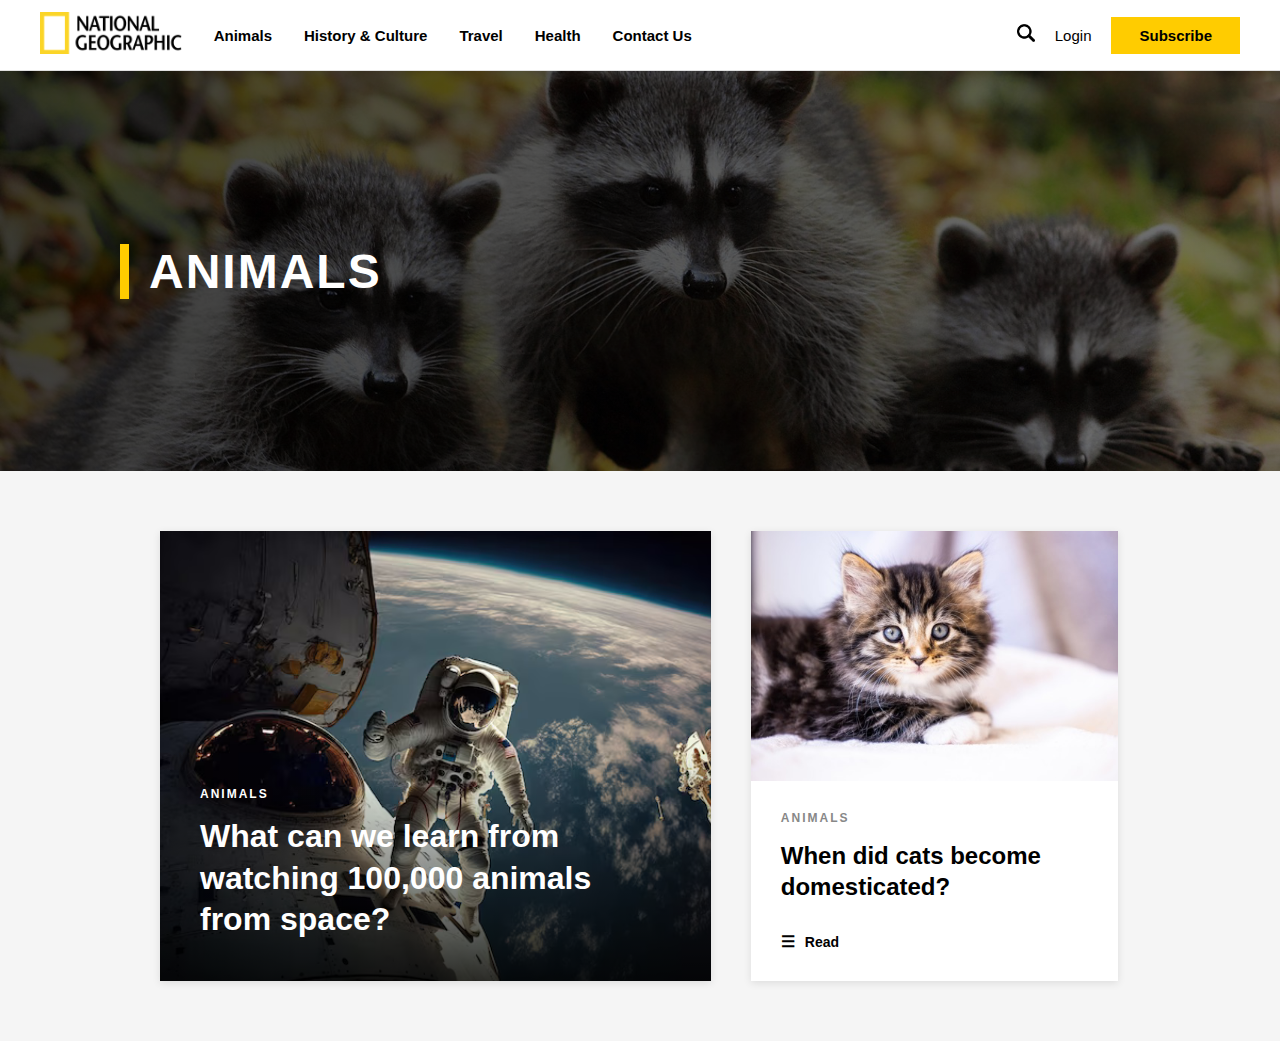
<file: animals.html>
<!DOCTYPE html>
<html lang="en">
<head>
    <meta charset="UTF-8">
    <meta name="viewport" content="width=device-width, initial-scale=1.0">
    <title>Animals - National Geographic</title>
    <link rel="stylesheet" href="css/animals.css">
</head>
<body>
    <header>
        <div class="header-left">
            <input type="checkbox" id="menu-toggle">
            <label for="menu-toggle" class="menu-toggle-label">
                <span></span>
                <span></span>
                <span></span>
            </label>

            <div class="logo-container">
                <div class="logo">
                    <a href=""><img src="./images/National-Geographic-Logo.svg.png" alt="National Geographic"></a>
                </div>
            </div>
            
            <nav id="mainNav">
                <a href="#animals">Animals</a>
                <a href="#history">History & Culture</a>
                <a href="#travel">Travel</a>
                <a href="#health">Health</a>
                <a href="#contact">Contact Us</a>
            </nav>
        </div>
        
        <div class="header-right">
            <a href=""><img class="search-icon" src="./icons/search icon.png" alt=""></a>
            <a class="login-btn">Login</a>
            <a class="subscribe-btn">Subscribe</a>
        </div>
    </header>

    <section class="hero">
        <img src="./images/racoob.jpg" alt="Travel Background" class="hero-background-img">
        <div class="hero-content">
            <h1 class="hero-title">ANIMALS</h1>
        </div>
    </section>

    <main class="content">
        <article class="article-card large">
            <img src="images/astronot in spaceship.png" alt="Astronaut in space" class="article-image">
            <div class="article-overlay">
                <div class="article-category">ANIMALS</div>
                <h2 class="article-title">What can we learn from watching 100,000 animals from space?</h2>
            </div>
        </article>

        <article class="article-card small">
            <img src="./images/cat.jpg" alt="Cute kitten" class="small-image">
            <div class="small-content">
                <div class="article-category">ANIMALS</div>
                <h2 class="article-title">When did cats become domesticated?</h2>
                <a href="#" class="read-link">Read</a>
            </div>
        </article>
    </main>
</body>
</html>
</file>
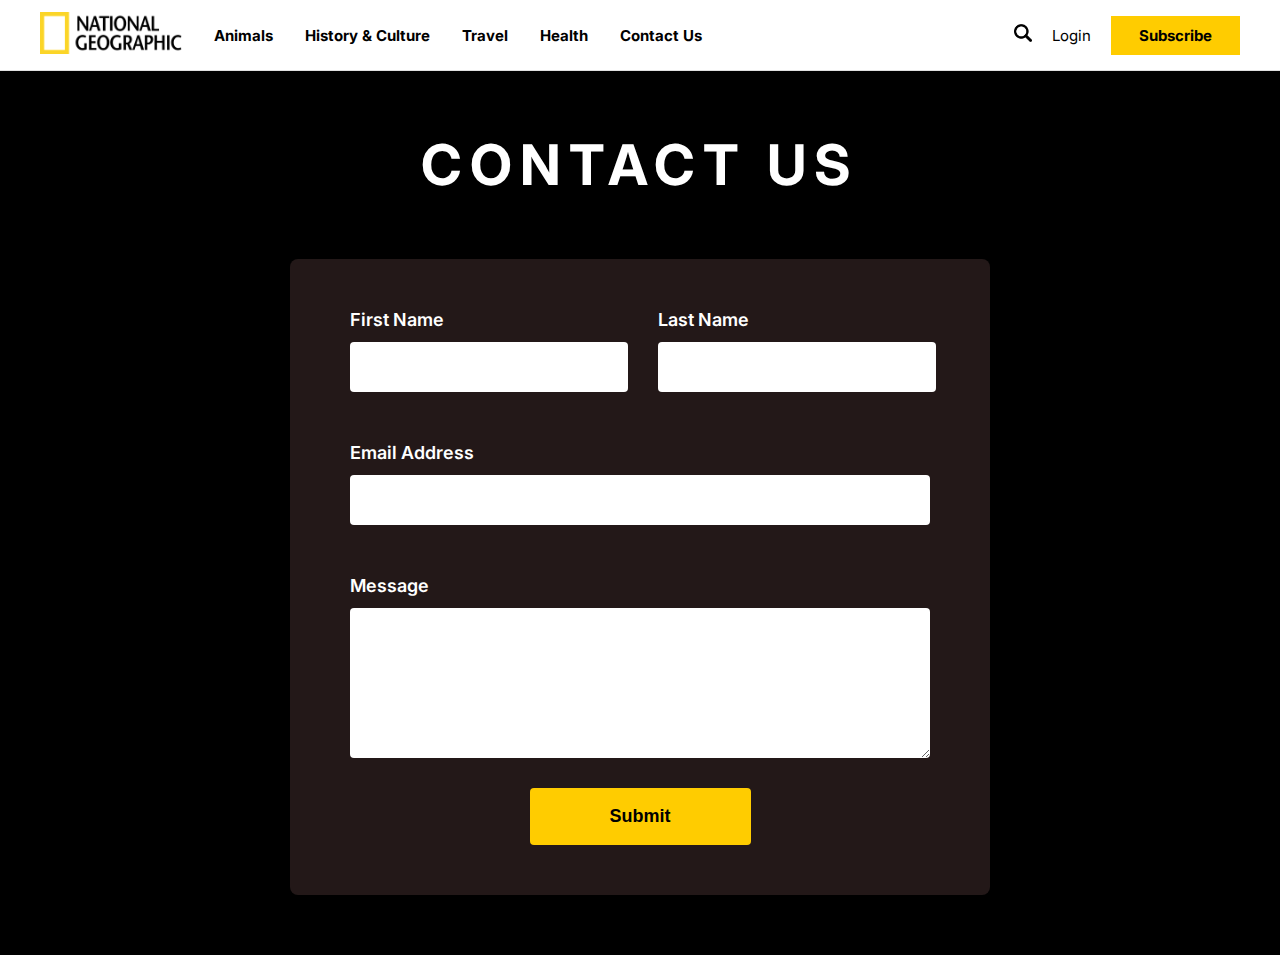
<file: contactUs.html>
<!DOCTYPE html>
<html lang="en">
<head>
    <meta charset="UTF-8">
    <meta name="viewport" content="width=device-width, initial-scale=1.0">
    <title>Contact Us - National Geographic</title>
    <link rel="preconnect" href="https://fonts.googleapis.com">
    <link rel="preconnect" href="https://fonts.gstatic.com" crossorigin>
    <link href="https://fonts.googleapis.com/css2?family=Inter:ital,opsz,wght@0,14..32,100..900;1,14..32,100..900&display=swap" rel="stylesheet">
    <link rel="stylesheet" href="css/contactUs.css">
</head>
<body>
    <header>
        <div class="header-left">
            <input type="checkbox" id="menu-toggle">
            <label for="menu-toggle" class="menu-toggle-label">
                <span></span>
                <span></span>
                <span></span>
            </label>

            <div class="logo-container">
                <div class="logo">
                    <a href="index.html"><img src="./images/National-Geographic-Logo.svg.png" alt="National Geographic"></a>
                </div>
            </div>
            
            <nav id="mainNav">
                <a href="animals.html">Animals</a>
                <a href="history.html">History & Culture</a>
                <a href="travel.html">Travel</a>
                <a href="health.html">Health</a>
                <a href="contact.html">Contact Us</a>
            </nav>
        </div>
        
        <div class="header-right">
            <a href="#search"><img class="search-icon" src="./icons/search icon.png" alt="Search"></a>
            <a href="#login" class="login-btn">Login</a>
            <a href="#subscribe" class="subscribe-btn">Subscribe</a>
        </div>
    </header>

    <section class="contact-section">
        <h1 class="contact-title">CONTACT US</h1>
        
        <div class="contact-form-container">
            <form>
                <div class="form-row">
                    <div class="form-group">
                        <label for="firstName">First Name</label>
                        <input type="text" id="firstName" name="firstName" required>
                    </div>
                    
                    <div class="form-group">
                        <label for="lastName">Last Name</label>
                        <input type="text" id="lastName" name="lastName" required>
                    </div>
                </div>
                <br>
                <div class="form-group full-width">
                    <label for="email">Email Address</label>
                    <input type="email" id="email" name="email" required>
                </div>
                <br>
                <div class="form-group full-width">
                    <label for="message">Message</label>
                    <textarea id="message" name="message" required></textarea>
                </div>

                <div class="submit-btn-container">
                    <button type="submit" class="submit-btn">Submit</button>
                </div>
            </form>
        </div>
    </section>
</body>
</html>
</file>
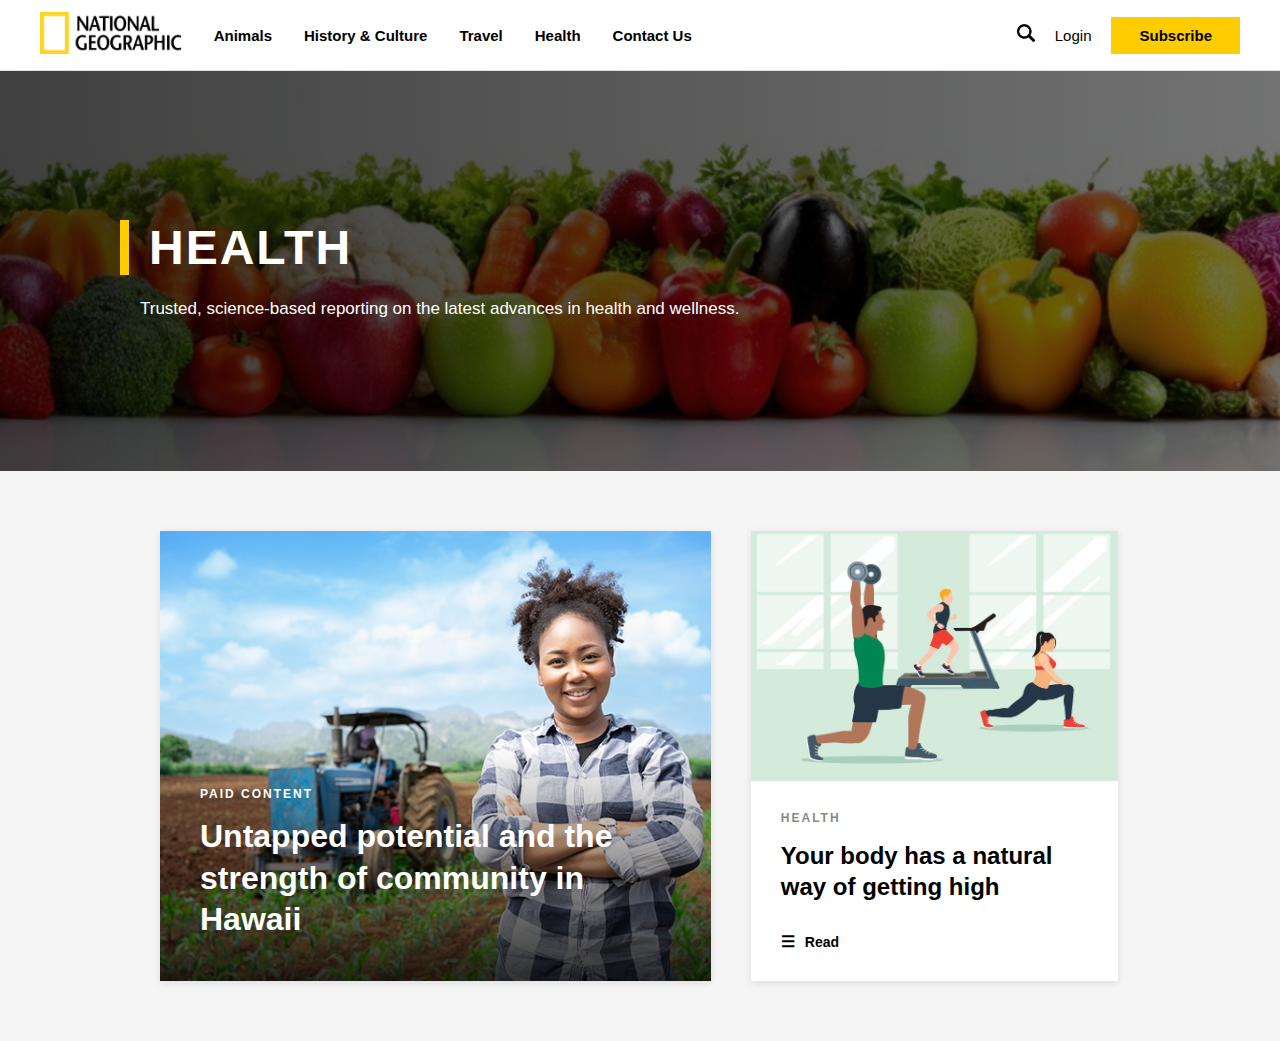
<file: health.html>
<!DOCTYPE html>
<html lang="en">
<head>
    <meta charset="UTF-8">
    <meta name="viewport" content="width=device-width, initial-scale=1.0">
    <title>Health - National Geographic</title>
    <link rel="stylesheet" href="css/health.css">
</head>
<body>
    <header>
        <div class="header-left">
            <input type="checkbox" id="menu-toggle">
            <label for="menu-toggle" class="menu-toggle-label">
                <span></span>
                <span></span>
                <span></span>
            </label>

            <div class="logo-container">
                <div class="logo">
                    <a href="index.html"><img src="./images/National-Geographic-Logo.svg.png" alt="National Geographic"></a>
                </div>
            </div>
            
            <nav id="mainNav">
                <a href="animals.html">Animals</a>
                <a href="history.html">History & Culture</a>
                <a href="travel.html">Travel</a>
                <a href="health.html">Health</a>
                <a href="#contact">Contact Us</a>
            </nav>
        </div>
        
        <div class="header-right">
            <a href="#search"><img class="search-icon" src="./icons/search icon.png" alt="Search"></a>
            <a href="#login" class="login-btn">Login</a>
            <a href="#subscribe" class="subscribe-btn">Subscribe</a>
        </div>
    </header>

    <section class="hero">
        <img src="./images/vegetable.jpg" alt="Health Background" class="hero-background-img">
        <div class="hero-content">
            <h1 class="hero-title">HEALTH</h1>
            <p class="hero-paragraph">Trusted, science-based reporting on the latest advances in health and wellness.</p>
        </div>
    </section>

    <main class="content">
        <article class="article-card large">
            <img src="images/farmemr.jpg" alt="Farmer in Hawaii" class="article-image">
            <div class="article-overlay">
                <div class="article-category">PAID CONTENT</div>
                <h2 class="article-title">Untapped potential and the strength of community in Hawaii</h2>
            </div>
        </article>

        <article class="article-card small">
            <img src="./images/exercise.jpg" alt="Exercise" class="small-image">
            <div class="small-content">
                <div class="article-category">HEALTH</div>
                <h2 class="article-title">Your body has a natural way of getting high</h2>
                <a href="#" class="read-link">Read</a>
            </div>
        </article>
    </main>
</body>
</html>
</file>
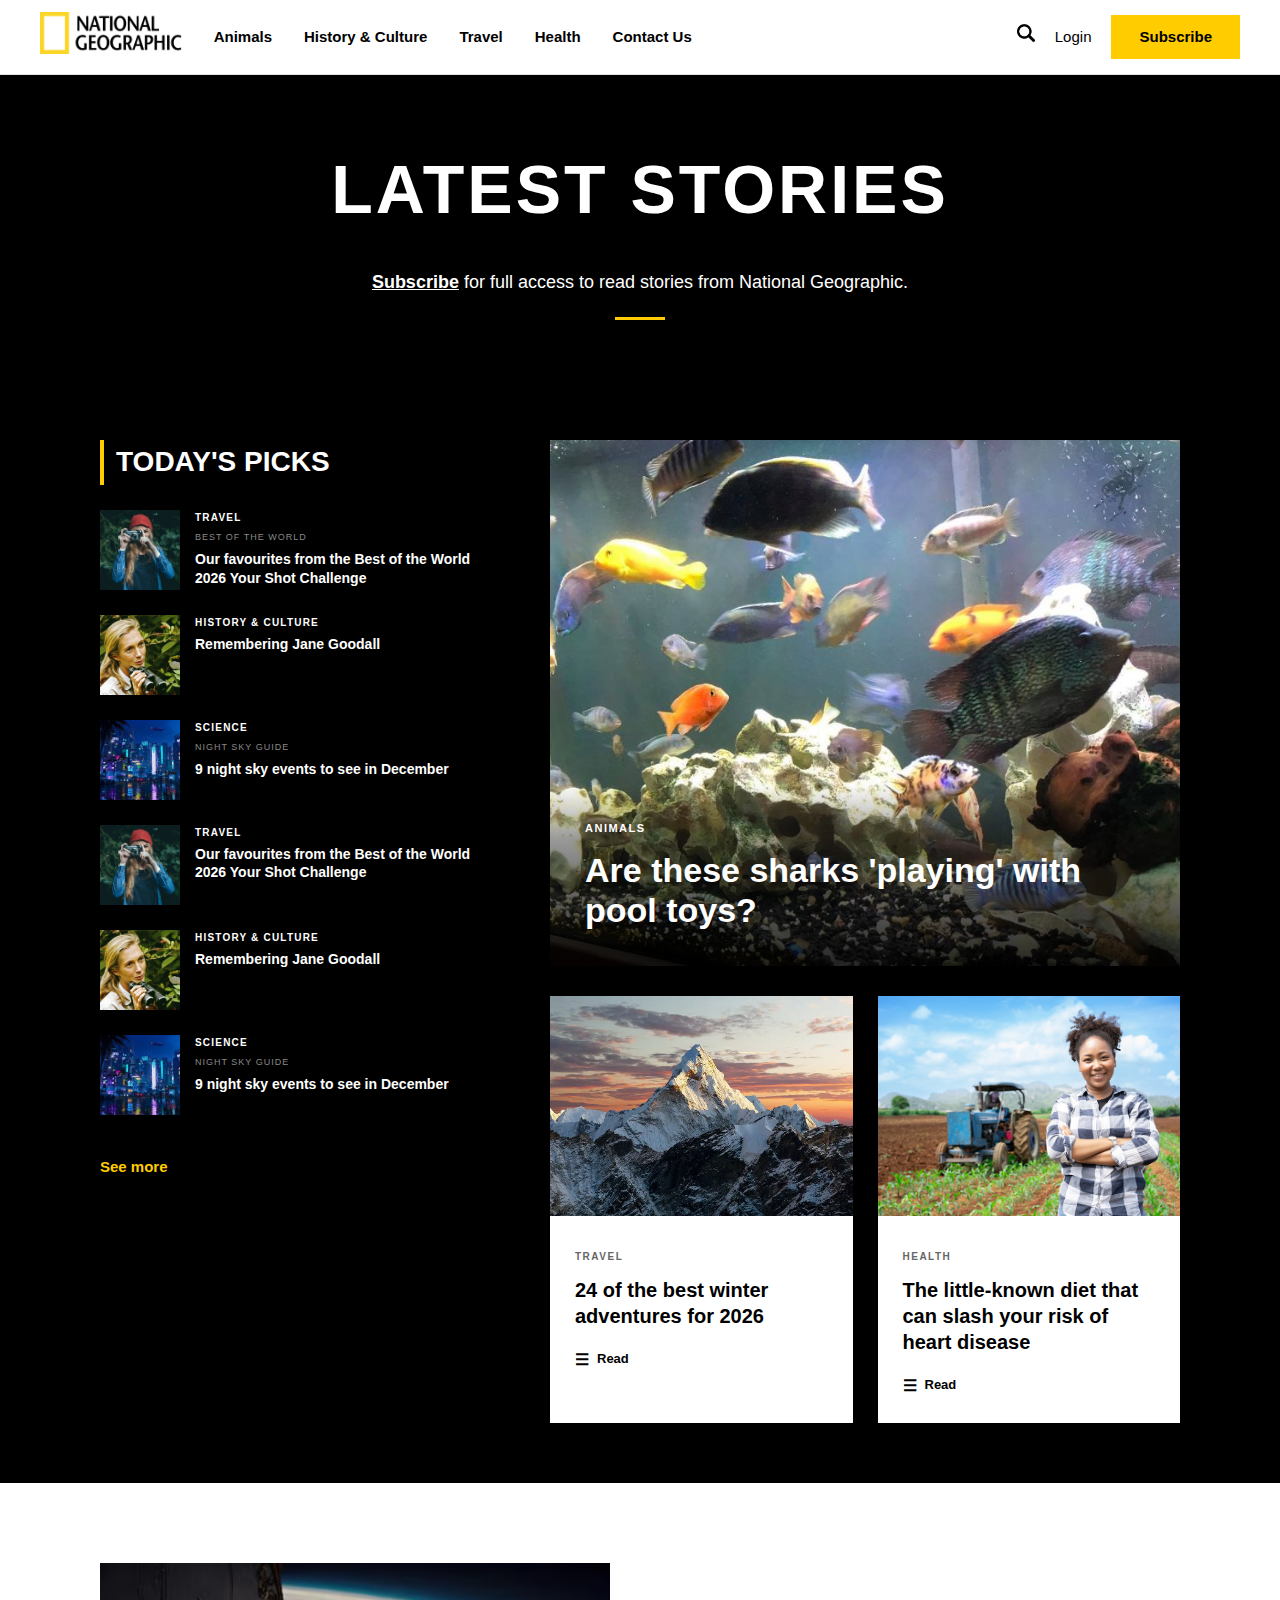
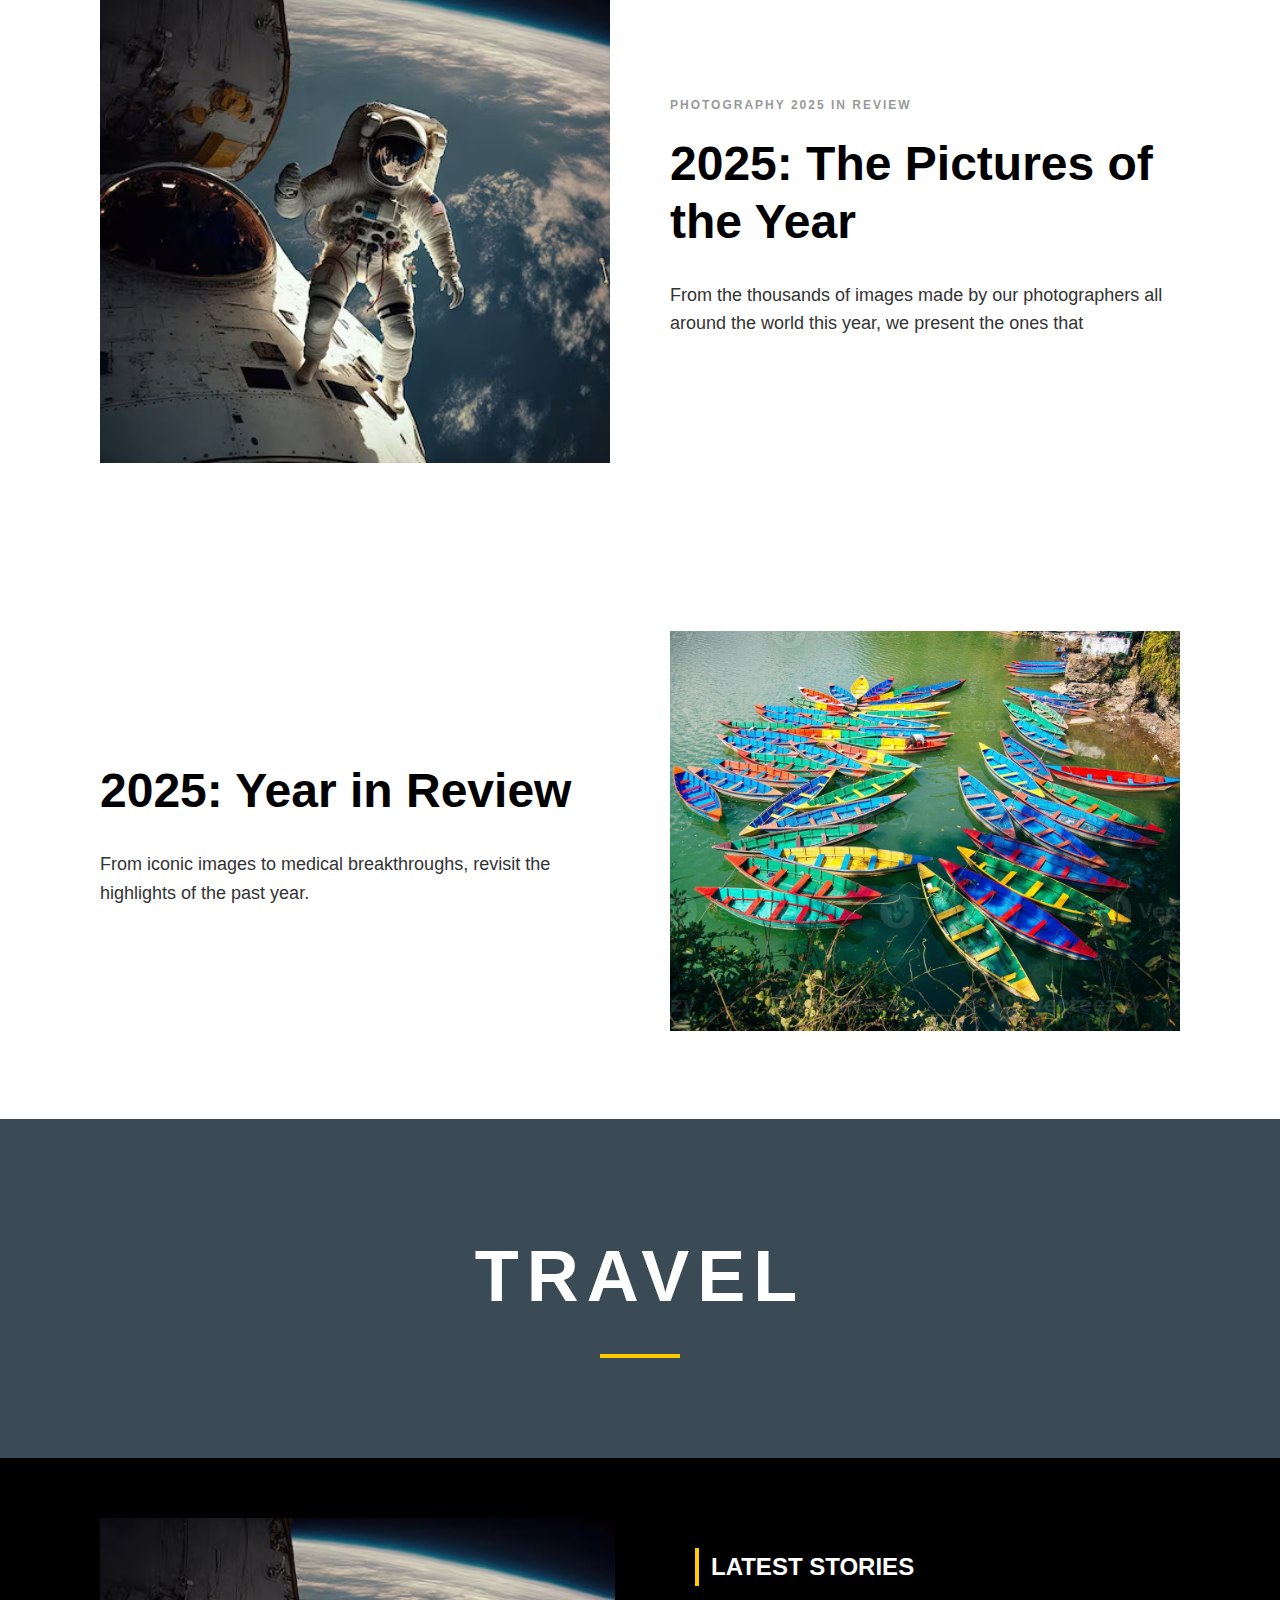
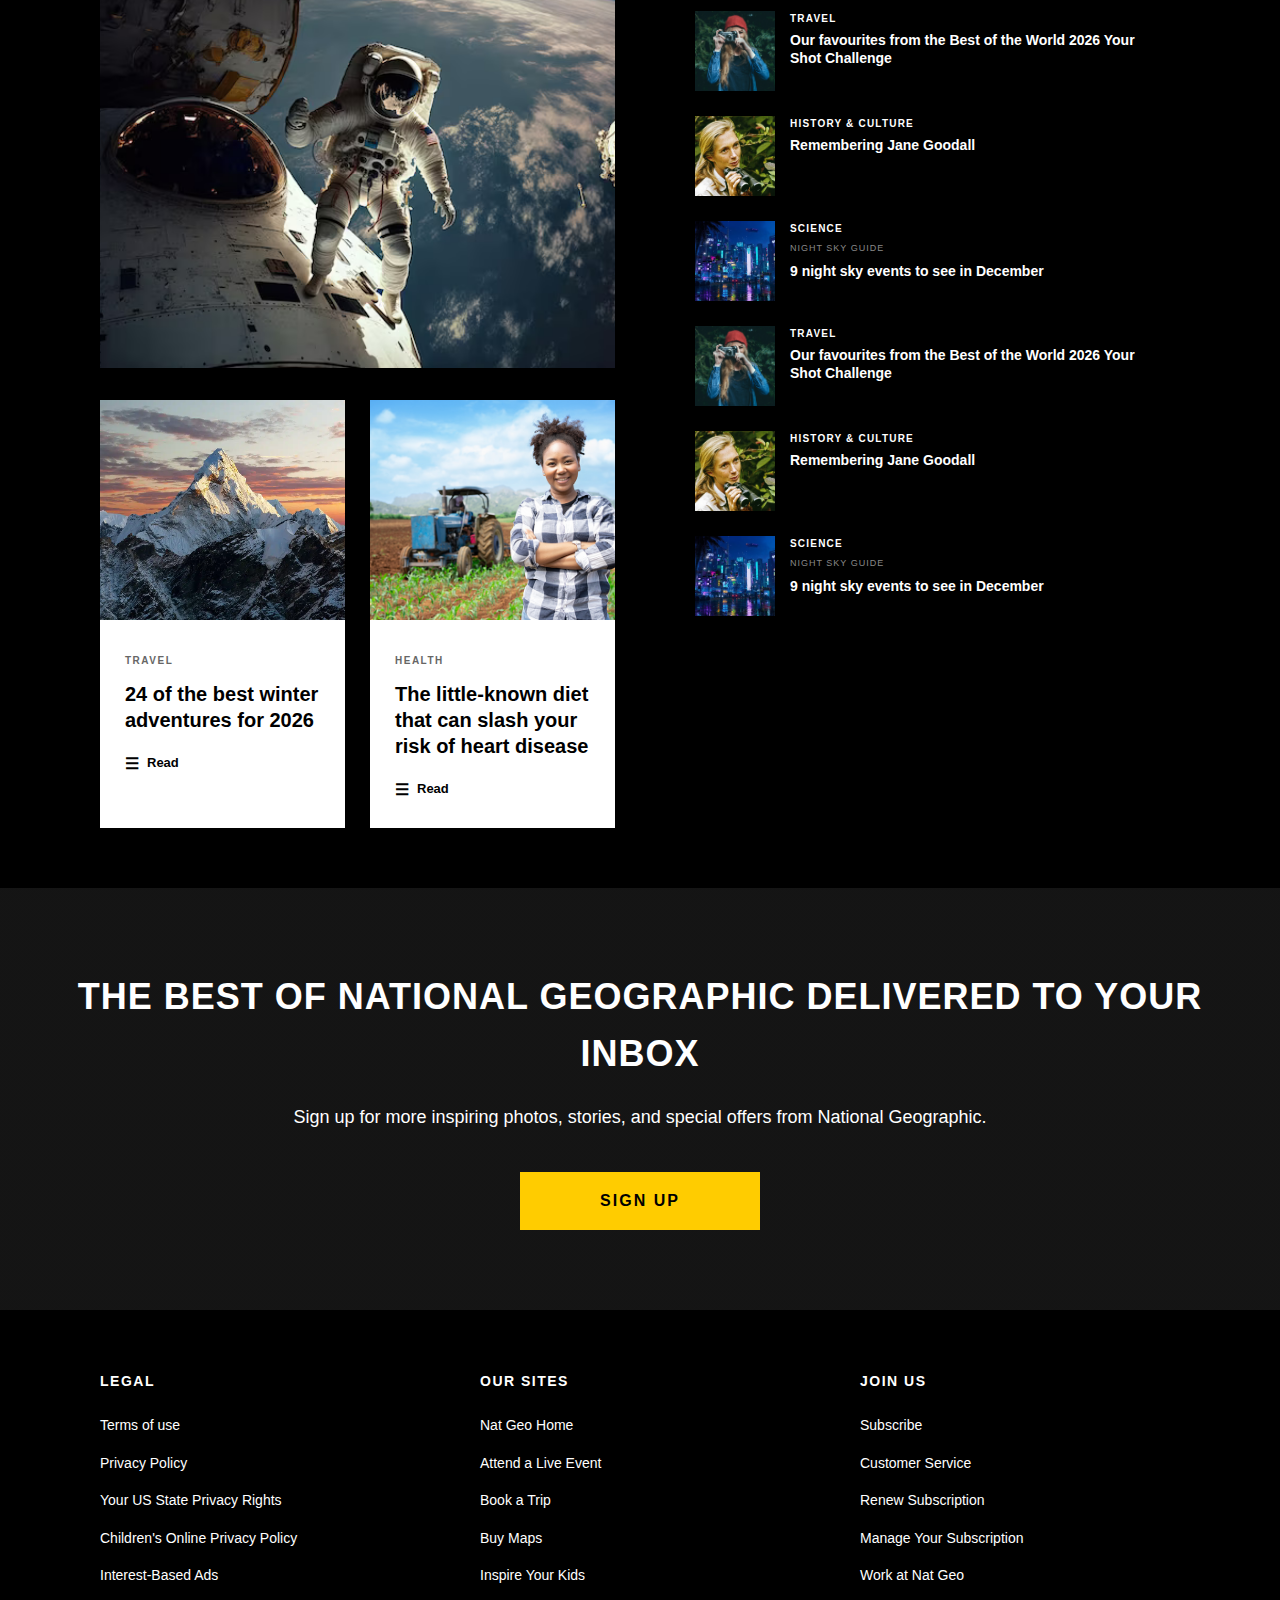
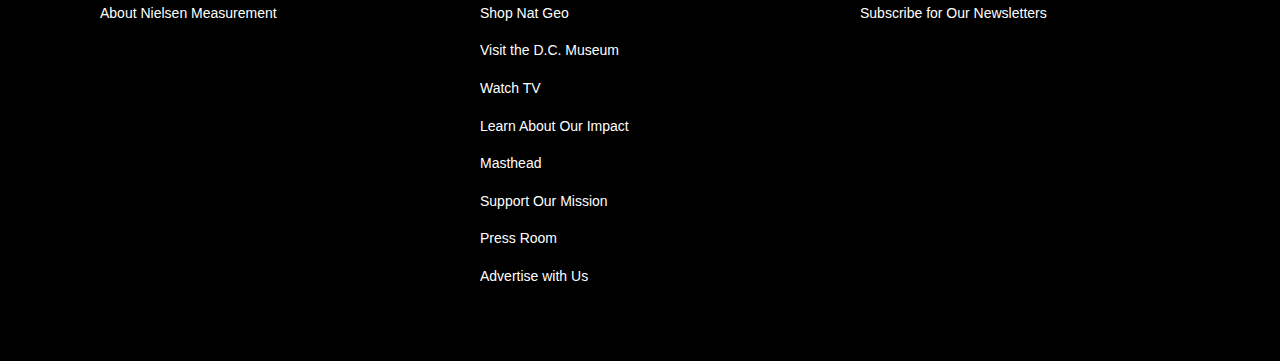
<file: home.html>
<!DOCTYPE html>
<html lang="en">
<head>
    <meta charset="UTF-8">
    <meta name="viewport" content="width=device-width, initial-scale=1.0">
    <title>National Geographic - Latest Stories</title>
    <link rel="stylesheet" href="css/home.css">
</head>
<body>
    <header>
        <div class="header-left">
            <input type="checkbox" id="menu-toggle">
            <label for="menu-toggle" class="menu-toggle-label">
                <span></span>
                <span></span>
                <span></span>
            </label>
            
            <div class="logo-container">
                <div class="logo">
                    <a href=""><img src="./images/National-Geographic-Logo.svg.png" alt="National Geographic"></a>
                </div>
            </div>
            
            <nav id="mainNav">
                <a href="#animals">Animals</a>
                <a href="#history">History & Culture</a>
                <a href="#travel">Travel</a>
                <a href="#health">Health</a>
                <a href="#contact">Contact Us</a>
            </nav>
        </div>
        
        <div class="header-right">
            <a href=""><img class="search-icon" src="./icons/search icon.png" alt=""></a>
            <a class="login-btn">Login</a>
            <a class="subscribe-btn">Subscribe</a>
        </div>
    </header>


    <section class="hero">
        <div class="content-wrapper">
            <h1>LATEST STORIES</h1>
            <p><a href="#">Subscribe</a> for full access to read stories from National Geographic.</p>
            <div class="hero-underline"></div>
        </div>
    </section>

    <section class="main-content">
        <div class="content-wrapper">
            <div class="main-content-grid">
               
                <div class="todays-picks">
                    <h2>TODAY'S PICKS</h2>
                    
                    <div class="pick-item">
                        <img src="./images/girlHoldingCamera.webp" alt="Travel">
                        <div class="pick-content">
                            <div class="pick-category">Travel</div>
                            <div class="pick-subtitle">BEST OF THE WORLD</div>
                            <div class="pick-title">Our favourites from the Best of the World 2026 Your Shot Challenge</div>
                        </div>
                    </div>

                    <div class="pick-item">
                        <img src="./images/girlHoldingTelescope.jpg" alt="History">
                        <div class="pick-content">
                            <div class="pick-category">HISTORY & CULTURE</div>
                            <div class="pick-title">Remembering Jane Goodall</div>
                        </div>
                    </div>

                    <div class="pick-item">
                        <img src="./images/nightCity.jpg" alt="Science">
                        <div class="pick-content">
                            <div class="pick-category">SCIENCE</div>
                            <div class="pick-subtitle">NIGHT SKY GUIDE</div>
                            <div class="pick-title">9 night sky events to see in December</div>
                        </div>
                    </div>

                    <div class="pick-item">
                        <img src="./images/girlHoldingCamera.webp" alt="Travel">
                        <div class="pick-content">
                            <div class="pick-category">Travel</div>
                            <div class="pick-title">Our favourites from the Best of the World 2026 Your Shot Challenge</div>
                        </div>
                    </div>

                    <div class="pick-item">
                        <img src="./images/girlHoldingTelescope.jpg" alt="History">
                        <div class="pick-content">
                            <div class="pick-category">HISTORY & CULTURE</div>
                            <div class="pick-title">Remembering Jane Goodall</div>
                        </div>
                    </div>

                    <div class="pick-item">
                        <img src="./images/nightCity.jpg" alt="Science">
                        <div class="pick-content">
                            <div class="pick-category">SCIENCE</div>
                            <div class="pick-subtitle">NIGHT SKY GUIDE</div>
                            <div class="pick-title">9 night sky events to see in December</div>
                        </div>
                    </div>

                    <a href="#" class="see-more">See more</a>
                </div>

              
                <div class="featured-section">

                    <div class="featured-article">
                        <img src="./images/home.jpg" alt="Sharks">
                        <div class="featured-overlay">
                            <div class="featured-category">ANIMALS</div>
                            <h2 class="featured-title">Are these sharks 'playing' with pool toys?</h2>
                        </div>
                    </div>

                    <div class="cards-grid">
                        <div class="card">
                            <img src="./images/mountain.webp" alt="Mountain">
                            <div class="card-content">
                                <div class="card-category">TRAVEL</div>
                                <h3 class="card-title">24 of the best winter adventures for 2026</h3>
                                <a href="#" class="card-read">Read</a>
                            </div>
                        </div>

                        <div class="card">
                            <img src="./images/farmemr.jpg" alt="Mountain">
                            <div class="card-content">
                                <div class="card-category">HEALTH</div>
                                <h3 class="card-title">The little-known diet that can slash your risk of heart disease</h3>
                                <a href="#" class="card-read">Read</a>
                            </div>
                        </div>
                    </div>
                </div>
            </div>
        </div>
    </section>

    <section class="photography-section">
        <div class="content-wrapper">
            <div class="photography-content">
                <div class="photography-image">
                    <img src="./images/astronot in spaceship.png" alt="Astronaut">
                </div>
                <div class="photography-text">
                    <h3>PHOTOGRAPHY 2025 IN REVIEW</h3>
                    <h2>2025: The Pictures of the Year</h2>
                    <p>From the thousands of images made by our photographers all around the world this year, we present the ones that</p>
                </div>
            </div>
        </div>
    </section>

    <section class="year-review">
        <div class="content-wrapper">
            <div class="review-content">
                <div class="review-text">
                    <h2>2025: Year in Review</h2>
                    <p>From iconic images to medical breakthroughs, revisit the highlights of the past year.</p>
                </div>
                <div class="review-image">
                    <img src="./images/boat.jpg" alt="Boats">
                </div>
            </div>
        </div>
    </section>

    <section class="travel-hero">
        <h2>TRAVEL</h2>
        <div class="travel-underline"></div>
    </section>

    <section class="travel-content">
        <div class="content-wrapper">
            <div class="travel-grid">
                <div class="travel-left">
                    <div class="travel-large-image">
                        <img src="./images/astronot in spaceship.png" alt="Astronaut">
                    </div>

                    <div class="travel-cards-bottom">
                        <div class="card">
                            <img src="./images/mountain.webp" alt="Mountain">
                            <div class="card-content">
                                <div class="card-category">TRAVEL</div>
                                <h3 class="card-title">24 of the best winter adventures for 2026</h3>
                                <a href="#" class="card-read">Read</a>
                            </div>
                        </div>

                        <div class="card">
                            <img src="./images/farmemr.jpg" alt="Mountain">
                            <div class="card-content">
                                <div class="card-category">HEALTH</div>
                                <h3 class="card-title">The little-known diet that can slash your risk of heart disease</h3>
                                <a href="#" class="card-read">Read</a>
                            </div>
                        </div>
                    </div>
                </div>


                <div class="travel-right">
                    <h3 class="travel-latest-title">LATEST STORIES</h3>
                    
                    <div class="pick-item">
                        <img src="./images/girlHoldingCamera.webp" alt="Travel">
                        <div class="pick-content">
                            <div class="pick-category">Travel</div>
                            <div class="pick-title">Our favourites from the Best of the World 2026 Your Shot Challenge</div>
                        </div>
                    </div>

                    <div class="pick-item">
                        <img src="./images/girlHoldingTelescope.jpg" alt="History">
                        <div class="pick-content">
                            <div class="pick-category">HISTORY & CULTURE</div>
                            <div class="pick-title">Remembering Jane Goodall</div>
                        </div>
                    </div>

                    <div class="pick-item">
                        <img src="./images/nightCity.jpg" alt="Science">
                        <div class="pick-content">
                            <div class="pick-category">SCIENCE</div>
                            <div class="pick-subtitle">NIGHT SKY GUIDE</div>
                            <div class="pick-title">9 night sky events to see in December</div>
                        </div>
                    </div>

                    <div class="pick-item">
                        <img src="./images/girlHoldingCamera.webp" alt="Travel">
                        <div class="pick-content">
                            <div class="pick-category">Travel</div>
                            <div class="pick-title">Our favourites from the Best of the World 2026 Your Shot Challenge</div>
                        </div>
                    </div>

                    <div class="pick-item">
                        <img src="./images/girlHoldingTelescope.jpg" alt="History">
                        <div class="pick-content">
                            <div class="pick-category">HISTORY & CULTURE</div>
                            <div class="pick-title">Remembering Jane Goodall</div>
                        </div>
                    </div>

                    <div class="pick-item">
                        <img src="./images/nightCity.jpg" alt="Science">
                        <div class="pick-content">
                            <div class="pick-category">SCIENCE</div>
                            <div class="pick-subtitle">NIGHT SKY GUIDE</div>
                            <div class="pick-title">9 night sky events to see in December</div>
                        </div>
                    </div>
                </div>
            </div>
        </div>
    </section>


    <section class="newsletter">
        <h2>THE BEST OF NATIONAL GEOGRAPHIC DELIVERED TO YOUR INBOX</h2>
        <p>Sign up for more inspiring photos, stories, and special offers from National Geographic.</p>
        <button class="signup-btn">SIGN UP</button>
    </section>


    <footer>
        <div class="content-wrapper">
            <div class="footer-content">
                <div class="footer-column">
                    <h3>LEGAL</h3>
                    <ul>
                        <li><a href="#">Terms of use</a></li>
                        <li><a href="#">Privacy Policy</a></li>
                        <li><a href="#">Your US State Privacy Rights</a></li>
                        <li><a href="#">Children's Online Privacy Policy</a></li>
                        <li><a href="#">Interest-Based Ads</a></li>
                        <li><a href="#">About Nielsen Measurement</a></li>
                    </ul>
                </div>

                <div class="footer-column">
                    <h3>OUR SITES</h3>
                    <ul>
                        <li><a href="#">Nat Geo Home</a></li>
                        <li><a href="#">Attend a Live Event</a></li>
                        <li><a href="#">Book a Trip</a></li>
                        <li><a href="#">Buy Maps</a></li>
                        <li><a href="#">Inspire Your Kids</a></li>
                        <li><a href="#">Shop Nat Geo</a></li>
                        <li><a href="#">Visit the D.C. Museum</a></li>
                        <li><a href="#">Watch TV</a></li>
                        <li><a href="#">Learn About Our Impact</a></li>
                        <li><a href="#">Masthead</a></li>
                        <li><a href="#">Support Our Mission</a></li>
                        <li><a href="#">Press Room</a></li>
                        <li><a href="#">Advertise with Us</a></li>
                    </ul>
                </div>

                <div class="footer-column">
                    <h3>JOIN US</h3>
                    <ul>
                        <li><a href="#">Subscribe</a></li>
                        <li><a href="#">Customer Service</a></li>
                        <li><a href="#">Renew Subscription</a></li>
                        <li><a href="#">Manage Your Subscription</a></li>
                        <li><a href="#">Work at Nat Geo</a></li>
                        <li><a href="#">Subscribe for Our Newsletters</a></li>
                    </ul>
                </div>
            </div>
        </div>
    </footer>
</body>
</html>
</file>
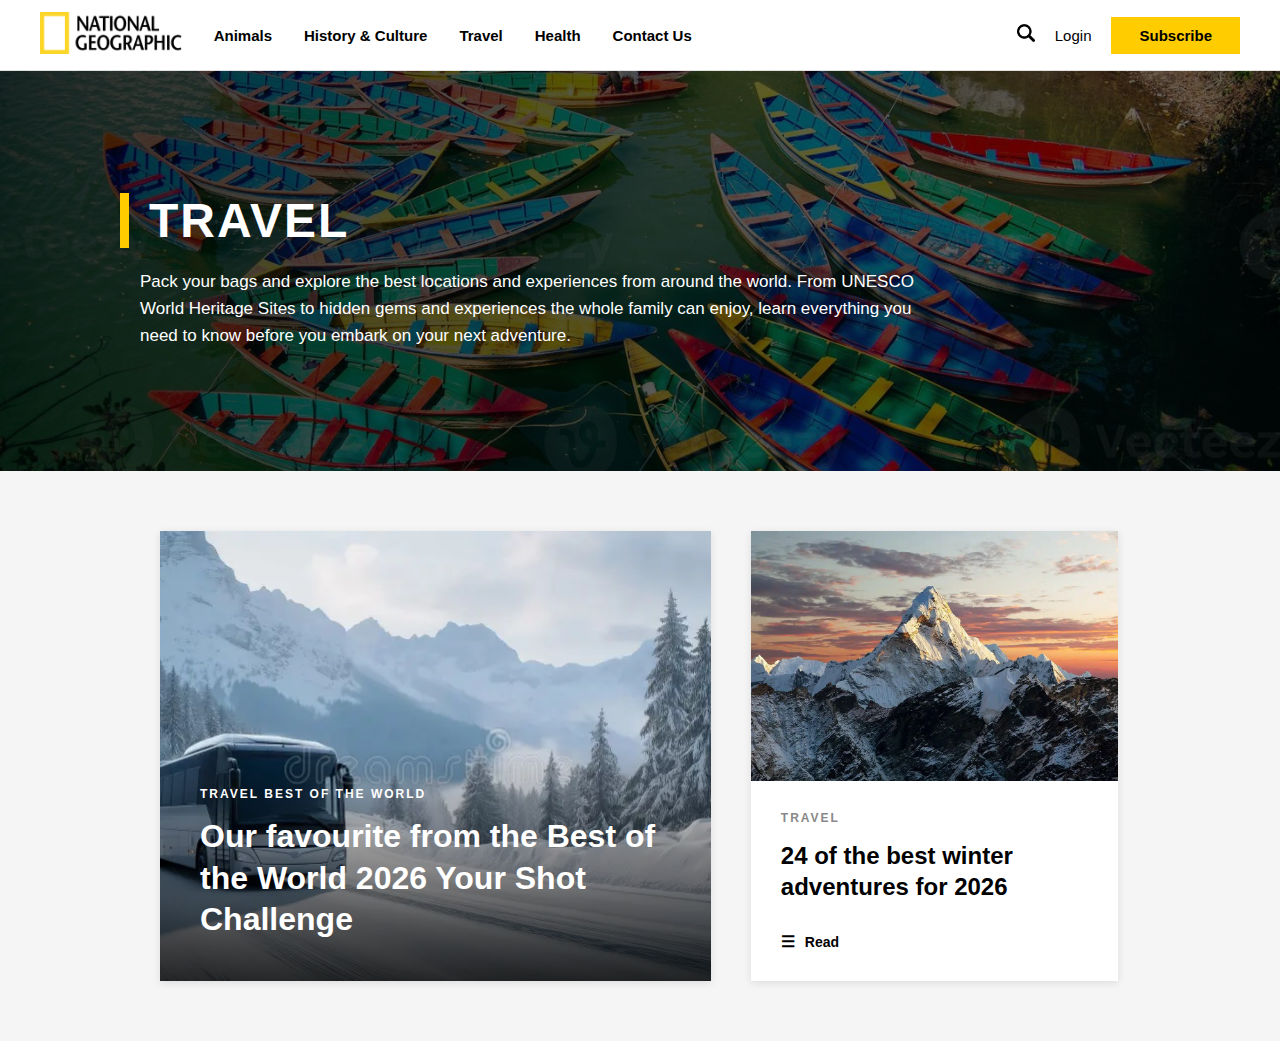
<file: travel.html>
<!DOCTYPE html>
<html lang="en">
<head>
    <meta charset="UTF-8">
    <meta name="viewport" content="width=device-width, initial-scale=1.0">
    <title>Travel - National Geographic</title>
    <link rel="stylesheet" href="css/travel.css">
</head>
<body>
    <header>
        <div class="header-left">
            <input type="checkbox" id="menu-toggle">
            <label for="menu-toggle" class="menu-toggle-label">
                <span></span>
                <span></span>
                <span></span>
            </label>

            <div class="logo-container">
                <div class="logo">
                    <a href="index.html"><img src="./images/National-Geographic-Logo.svg.png" alt="National Geographic"></a>
                </div>
            </div>
            
            <nav id="mainNav">
                <a href="animals.html">Animals</a>
                <a href="history.html">History & Culture</a>
                <a href="travel.html">Travel</a>
                <a href="#health">Health</a>
                <a href="#contact">Contact Us</a>
            </nav>
        </div>
        
        <div class="header-right">
            <a href="#search"><img class="search-icon" src="./icons/search icon.png" alt="Search"></a>
            <a href="#login" class="login-btn">Login</a>
            <a href="#subscribe" class="subscribe-btn">Subscribe</a>
        </div>
    </header>

    <section class="hero">
        <img src="./images/boat.jpg" alt="Travel Background" class="hero-background-img">
        <div class="hero-content">
            <h1 class="hero-title">TRAVEL</h1>
            <p class="hero-paragraph">Pack your bags and explore the best locations and experiences from around the world. From UNESCO World Heritage Sites to hidden gems and experiences the whole family can enjoy, learn everything you need to know before you embark on your next adventure.</p>
        </div>
    </section>

    <main class="content">
        <article class="article-card large">
            <img src="images/bus in snow.webp" alt="Bus in snow" class="article-image">
            <div class="article-overlay">
                <div class="article-category">TRAVEL BEST OF THE WORLD</div>
                <h2 class="article-title">Our favourite from the Best of the World 2026 Your Shot Challenge</h2>
            </div>
        </article>

        <article class="article-card small">
            <img src="./images/mountain.webp" alt="Mountain landscape" class="small-image">
            <div class="small-content">
                <div class="article-category">TRAVEL</div>
                <h2 class="article-title">24 of the best winter adventures for 2026</h2>
                <a href="#" class="read-link">Read</a>
            </div>
        </article>
    </main>
</body>
</html>
</file>
<file: css/animals.css>
* {
    margin: 0;
    padding: 0;
    box-sizing: border-box;
}

body {
    font-family: Arial, sans-serif;
    background-color: #f5f5f5;
}

/* Header Styles */
header {
    background: white;
    padding: 12px 40px;
    display: flex;
    justify-content: space-between;
    align-items: center;
    border-bottom: 1px solid #e0e0e0;
    position: sticky;
    top: 0;
    z-index: 100;
}

.header-left {
    display: flex;
    align-items: center;
    gap: 32px;
}

.logo-container {
    display: flex;
    align-items: center;
}

.logo {
    display: flex;
    align-items: center;
    gap: 0;
}

.logo img {
    height: 42px;
    width: auto;
}

/* Mobile Menu Toggle - CSS Only */
#menu-toggle {
    display: none;
}

.menu-toggle-label {
    display: none;
    flex-direction: column;
    cursor: pointer;
    gap: 4px;
}

.menu-toggle-label span {
    width: 25px;
    height: 3px;
    background: #000;
    transition: all 0.3s ease;
}

nav {
    display: flex;
    gap: 32px;
    align-items: center;
}

nav a {
    text-decoration: none;
    color: #000;
    font-size: 15px;
    font-weight: bold;
}

nav a:hover {
    text-decoration: underline;
}

.header-right {
    display: flex;
    gap: 20px;
    align-items: center;
}

.search-icon {
    cursor: pointer;
    height: 18px;
    width: 18px;
}

.login-btn {
    background: none;
    border: none;
    cursor: pointer;
    font-size: 15px;
    font-weight: 400;
}

.subscribe-btn {
    background: #FFCC00;
    border: none;
    padding: 10px 28px;
    font-size: 15px;
    font-weight: 700;
    cursor: pointer;
}

/* Hero Section */
.hero {
    position: relative;
    height: 400px;
    display: flex;
    align-items: center;
    padding: 0 122px 0 120px;
    overflow: hidden;
}

.hero-background-img {
    position: absolute;
    top: 0;
    left: 0;
    width: 100%;
    height: 100%;
    object-fit: cover;
    z-index: 1;
    filter: brightness(50%);
}

.hero::before {
    content: '';
    position: absolute;
    top: 0;
    left: 0;
    right: 0;
    bottom: 0;
    background: linear-gradient(to right, rgba(0,0,0,0.5), rgba(0,0,0,0.1));
    z-index: 2;
}

.hero-content {
    position: relative;
    z-index: 3;
}

.hero-title {
    color: white;
    font-size: 48px;
    font-weight: bold;
    letter-spacing: 2px;
    border-left: 9px solid #ffcc00;
    padding-left: 20px;
}

/* Content Section */
.content {
    max-width: 1200px;
    margin: 60px auto;
    padding: 0 122px 0 120px;
    display: grid;
    grid-template-columns: 1.5fr 1fr;
    gap: 40px;
}

.article-card {
    background-color: white;
    position: relative;
    overflow: hidden;
    box-shadow: 0 2px 8px rgba(0,0,0,0.1);
}

.article-card.large {
    height: 450px;
}

.article-card.small {
    height: 450px;
    display: flex;
    flex-direction: column;
}

.article-image {
    width: 100%;
    height: 100%;
    object-fit: cover;
    position: absolute;
    top: 0;
    left: 0;
}

.article-overlay {
    position: absolute;
    bottom: 0;
    left: 0;
    right: 0;
    padding: 40px;
    background: linear-gradient(to top, rgba(0,0,0,0.8), transparent);
    color: white;
    z-index: 2;
}

.article-category {
    font-size: 12px;
    letter-spacing: 2px;
    font-weight: 600;
    margin-bottom: 15px;
    text-transform: uppercase;
}

.article-title {
    font-size: 32px;
    font-weight: bold;
    line-height: 1.3;
}

.article-card.small .small-image {
    width: 100%;
    height: 250px;
    object-fit: cover;
}

.article-card.small .small-content {
    padding: 30px;
    flex: 1;
    display: flex;
    flex-direction: column;
}

.article-card.small .article-category {
    color: #888;
    margin-bottom: 15px;
}

.article-card.small .article-title {
    color: #000;
    font-size: 24px;
    margin-bottom: 20px;
    flex: 1;
}

.read-link {
    display: flex;
    align-items: center;
    gap: 10px;
    color: #000;
    text-decoration: none;
    font-size: 14px;
    font-weight: 600;
}

.read-link::before {
    content: '☰';
    font-size: 16px;
}

.read-link:hover {
    color: #ffcc00;
}

/* ========== MOBILE RESPONSIVE STYLES ========== */

@media screen and (max-width: 968px) {
    /* Header Mobile */
    header {
        padding: 12px 20px;
        position: relative;
    }

    .menu-toggle-label {
        display: flex;
    }

    .header-left {
        gap: 20px;
    }

    nav {
        display: none;
        position: absolute;
        top: 100%;
        left: 0;
        right: 0;
        width: 100vw;
        margin-left: calc(-50vw + 50%);
        background: white;
        flex-direction: column;
        gap: 0;
        padding: 20px;
        box-shadow: 0 4px 6px rgba(0,0,0,0.1);
    }

    #menu-toggle:checked ~ nav {
        display: flex;
    }

    nav a {
        padding: 12px 0;
        border-bottom: 1px solid #e0e0e0;
    }

    .login-btn {
        display: none;
    }

    /* Hero Section */
    .hero {
        padding: 0 30px;
        height: 300px;
    }

    .hero-title {
        font-size: 36px;
    }

    /* Content Grid */
    .content {
        grid-template-columns: 1fr;
        padding: 0 30px;
        margin: 40px auto;
        gap: 30px;
    }

    .article-card.large {
        height: 350px;
    }

    .article-card.small {
        height: auto;
    }

    .article-overlay {
        padding: 25px;
    }

    .article-title {
        font-size: 24px;
    }

    .article-card.small .article-title {
        font-size: 20px;
    }
}

@media screen and (max-width: 640px) {
    /* Header */
    header {
        padding: 10px 15px;
    }

    .logo img {
        height: 32px;
    }

    .subscribe-btn {
        padding: 8px 16px;
        font-size: 13px;
    }

    .search-icon {
        height: 16px;
        width: 16px;
    }

    /* Hero Section */
    .hero {
        padding: 0 20px;
        height: 250px;
    }

    .hero-title {
        font-size: 28px;
        border-left-width: 6px;
        padding-left: 15px;
    }

    /* Content */
    .content {
        padding: 0 20px;
        margin: 30px auto;
        gap: 20px;
    }

    .article-card.large {
        height: 280px;
    }

    .article-overlay {
        padding: 20px;
    }

    .article-category {
        font-size: 10px;
        margin-bottom: 10px;
    }

    .article-title {
        font-size: 20px;
    }

    .article-card.small .small-image {
        height: 200px;
    }

    .article-card.small .small-content {
        padding: 20px;
    }

    .article-card.small .article-title {
        font-size: 18px;
        margin-bottom: 15px;
    }

    .read-link {
        font-size: 13px;
    }
}

@media screen and (max-width: 400px) {
    .hero {
        height: 200px;
    }

    .hero-title {
        font-size: 24px;
    }

    .article-card.large {
        height: 240px;
    }

    .article-title {
        font-size: 18px;
    }

    .article-card.small .article-title {
        font-size: 16px;
    }
}
</file>
<file: css/contactUs.css>
* {
margin: 0;
padding: 0;
box-sizing: border-box;
}

body {
font-family: 'Inter', Arial, sans-serif;
background-color: #000;
}

/* Header Styles */
header {
background: white;
padding: 12px 40px;
display: flex;
justify-content: space-between;
align-items: center;
border-bottom: 1px solid #e0e0e0;
position: sticky;
top: 0;
z-index: 100;
}

.header-left {
display: flex;
align-items: center;
gap: 32px;
position: relative;
}

.logo-container {
display: flex;
align-items: center;
}

.logo {
display: flex;
align-items: center;
gap: 0;
}

.logo img {
height: 42px;
width: auto;
}

/* Mobile Menu Toggle - CSS Only */
#menu-toggle {
display: none;
}

.menu-toggle-label {
display: none;
flex-direction: column;
cursor: pointer;
gap: 4px;
}

.menu-toggle-label span {
width: 25px;
height: 3px;
background: #000;
transition: all 0.3s ease;
}

nav {
display: flex;
gap: 32px;
align-items: center;
}

nav a {
text-decoration: none;
color: #000;
font-size: 15px;
font-weight: bold;
}

nav a:hover {
text-decoration: underline;
}

.header-right {
display: flex;
gap: 20px;
align-items: center;
}

.search-icon {
cursor: pointer;
height: 18px;
width: 18px;
}

.login-btn {
background: none;
border: none;
cursor: pointer;
font-size: 15px;
font-weight: 400;
text-decoration: none;
color: #000;
}

.subscribe-btn {
background: #FFCC00;
border: none;
padding: 10px 28px;
font-size: 15px;
font-weight: 700;
cursor: pointer;
text-decoration: none;
color: #000;
display: inline-block;
}

/* Contact Section */
.contact-section {
background: #000;
min-height: calc(100vh - 66px);
display: flex;
flex-direction: column;
align-items: center;
padding: 60px 40px;
}

.contact-title {
color: white;
font-size: 56px;
font-weight: bold;
letter-spacing: 8px;
text-align: center;
margin-bottom: 60px;
}

.contact-form-container {
background: #231818;
padding: 50px 60px;
border-radius: 8px;
max-width: 700px;
width: 100%;
}

.form-row {
display: grid;
grid-template-columns: 1fr 1fr;
gap: 30px;
}

.form-group {
display: flex;
flex-direction: column;
}

.form-group.full-width {
grid-column: 1 / -1;
margin-top: 30px;
}

label {
color: white;
font-size: 18px;
font-weight: 600;
margin-bottom: 12px;
}

input[type="text"],
input[type="email"],
textarea {
padding: 15px;
border: none;
border-radius: 4px;
font-size: 16px;
font-family: 'Inter', Arial, sans-serif;
}

input[type="text"],
input[type="email"] {
height: 50px;
}

textarea {
min-height: 150px;
resize: vertical;
}

input:focus,
textarea:focus {
outline: 2px solid #FFCC00;
}

.submit-btn-container {
display: flex;
justify-content: center;
margin-top: 30px;
}

.submit-btn {
background: #FFCC00;
border: none;
padding: 18px 80px;
font-size: 18px;
font-weight: 700;
border-radius: 4px;
cursor: pointer;
transition: background-color 0.3s;
}

.submit-btn:hover {
background: #e6b800;
}

/* ========== MOBILE RESPONSIVE STYLES ========== */

@media screen and (max-width: 968px) {
/* Header Mobile */
header {
    padding: 12px 20px;
    position: relative;
}

.menu-toggle-label {
    display: flex;
}

.header-left {
    gap: 20px;
}

nav {
    display: none;
    position: fixed;
    top: 67px;
    left: 0;
    right: 0;
    width: 100%;
    background: white;
    flex-direction: column;
    gap: 0;
    padding: 20px;
    box-shadow: 0 4px 6px rgba(0,0,0,0.1);
    z-index: 999;
    align-items: center;
}

#menu-toggle:checked ~ nav {
    display: flex;
}

nav a {
    padding: 12px 0;
    border-bottom: 1px solid #e0e0e0;
    width: auto;
    text-align: center;
}

.login-btn {
    display: none;
}

/* Contact Section */
.contact-section {
    padding: 50px 30px;
}

.contact-title {
    font-size: 42px;
    letter-spacing: 6px;
    margin-bottom: 50px;
}

.contact-form-container {
    padding: 40px 40px;
}

.form-row {
    grid-template-columns: 1fr;
    gap: 25px;
}

.form-group.full-width {
    margin-top: 0;
}

label {
    font-size: 17px;
}

.submit-btn {
    padding: 16px 70px;
    font-size: 17px;
}
}

@media screen and (max-width: 640px) {
/* Header */
header {
    padding: 10px 15px;
}

.logo img {
    height: 32px;
}

.subscribe-btn {
    padding: 8px 16px;
    font-size: 13px;
}

.search-icon {
    height: 16px;
    width: 16px;
}

nav {
    top: 57px;
}

/* Contact Section */
.contact-section {
    padding: 40px 20px;
}

.contact-title {
    font-size: 32px;
    letter-spacing: 4px;
    margin-bottom: 40px;
}

.contact-form-container {
    padding: 30px 25px;
}

.form-row {
    gap: 20px;
}

label {
    font-size: 16px;
    margin-bottom: 10px;
}

input[type="text"],
input[type="email"] {
    height: 45px;
    padding: 12px;
    font-size: 15px;
}

textarea {
    min-height: 120px;
    padding: 12px;
    font-size: 15px;
}

.submit-btn {
    padding: 14px 50px;
    font-size: 16px;
}

.submit-btn-container {
    margin-top: 25px;
}
}

@media screen and (max-width: 400px) {
nav {
    top: 53px;
}

.contact-title {
    font-size: 26px;
    letter-spacing: 3px;
    margin-bottom: 30px;
}

.contact-form-container {
    padding: 25px 20px;
}

label {
    font-size: 15px;
}

input[type="text"],
input[type="email"] {
    height: 42px;
    font-size: 14px;
}

textarea {
    min-height: 100px;
    font-size: 14px;
}

.submit-btn {
    padding: 12px 40px;
    font-size: 15px;
}
}
</file>
<file: css/health.css>
* {
margin: 0;
padding: 0;
box-sizing: border-box;
}

body {
font-family: Arial, sans-serif;
background-color: #f5f5f5;
}

/* Header Styles */
header {
background: white;
padding: 12px 40px;
display: flex;
justify-content: space-between;
align-items: center;
border-bottom: 1px solid #e0e0e0;
position: sticky;
top: 0;
z-index: 100;
}

.header-left {
display: flex;
align-items: center;
gap: 32px;
position: relative;
}

.logo-container {
display: flex;
align-items: center;
}

.logo {
display: flex;
align-items: center;
gap: 0;
}

.logo img {
height: 42px;
width: auto;
}

/* Mobile Menu Toggle - CSS Only */
#menu-toggle {
display: none;
}

.menu-toggle-label {
display: none;
flex-direction: column;
cursor: pointer;
gap: 4px;
}

.menu-toggle-label span {
width: 25px;
height: 3px;
background: #000;
transition: all 0.3s ease;
}

nav {
display: flex;
gap: 32px;
align-items: center;
}

nav a {
text-decoration: none;
color: #000;
font-size: 15px;
font-weight: bold;
}

nav a:hover {
text-decoration: underline;
}

.header-right {
display: flex;
gap: 20px;
align-items: center;
}

.search-icon {
cursor: pointer;
height: 18px;
width: 18px;
}

.login-btn {
background: none;
border: none;
cursor: pointer;
font-size: 15px;
font-weight: 400;
text-decoration: none;
color: #000;
}

.subscribe-btn {
background: #FFCC00;
border: none;
padding: 10px 28px;
font-size: 15px;
font-weight: 700;
cursor: pointer;
text-decoration: none;
color: #000;
display: inline-block;
}

/* Hero Section */
.hero {
position: relative;
height: 400px;
display: flex;
align-items: center;
padding: 0 122px 0 120px;
overflow: hidden;
}

.hero-background-img {
position: absolute;
top: 0;
left: 0;
width: 100%;
height: 100%;
object-fit: cover;
z-index: 1;
filter: brightness(50%);
}

.hero::before {
content: '';
position: absolute;
top: 0;
left: 0;
right: 0;
bottom: 0;
background: linear-gradient(to right, rgba(0,0,0,0.5), rgba(0,0,0,0.1));
z-index: 2;
}

.hero-content {
position: relative;
z-index: 3;
max-width: 800px;
}

.hero-title {
color: white;
font-size: 48px;
font-weight: bold;
letter-spacing: 2px;
border-left: 9px solid #ffcc00;
padding-left: 20px;
}

.hero-paragraph {
color: white;
margin-top: 20px;
font-size: 17px;
line-height: 1.6;
padding-left: 20px;
}

/* Content Section */
.content {
max-width: 1200px;
margin: 60px auto;
padding: 0 122px 0 120px;
display: grid;
grid-template-columns: 1.5fr 1fr;
gap: 40px;
}

.article-card {
background-color: white;
position: relative;
overflow: hidden;
box-shadow: 0 2px 8px rgba(0,0,0,0.1);
}

.article-card.large {
height: 450px;
}

.article-card.small {
height: 450px;
display: flex;
flex-direction: column;
}

.article-image {
width: 100%;
height: 100%;
object-fit: cover;
position: absolute;
top: 0;
left: 0;
}

.article-overlay {
position: absolute;
bottom: 0;
left: 0;
right: 0;
padding: 40px;
background: linear-gradient(to top, rgba(0,0,0,0.8), transparent);
color: white;
z-index: 2;
}

.article-category {
font-size: 12px;
letter-spacing: 2px;
font-weight: 600;
margin-bottom: 15px;
text-transform: uppercase;
}

.article-title {
font-size: 32px;
font-weight: bold;
line-height: 1.3;
}

.article-card.small .small-image {
width: 100%;
height: 250px;
object-fit: cover;
}

.article-card.small .small-content {
padding: 30px;
flex: 1;
display: flex;
flex-direction: column;
}

.article-card.small .article-category {
color: #888;
margin-bottom: 15px;
}

.article-card.small .article-title {
color: #000;
font-size: 24px;
margin-bottom: 20px;
flex: 1;
}

.read-link {
display: flex;
align-items: center;
gap: 10px;
color: #000;
text-decoration: none;
font-size: 14px;
font-weight: 600;
}

.read-link::before {
content: '☰';
font-size: 16px;
}

.read-link:hover {
color: #ffcc00;
}

/* ========== MOBILE RESPONSIVE STYLES ========== */

@media screen and (max-width: 968px) {
/* Header Mobile */
header {
    padding: 12px 20px;
    position: relative;
}

.menu-toggle-label {
    display: flex;
}

.header-left {
    gap: 20px;
}

nav {
    display: none;
    position: fixed;
    top: 67px;
    left: 0;
    right: 0;
    width: 100%;
    background: white;
    flex-direction: column;
    gap: 0;
    padding: 20px;
    box-shadow: 0 4px 6px rgba(0,0,0,0.1);
    z-index: 999;
    align-items: center;
}

#menu-toggle:checked ~ nav {
    display: flex;
}

nav a {
    padding: 12px 0;
    border-bottom: 1px solid #e0e0e0;
    width: auto;
    text-align: center;
}

.login-btn {
    display: none;
}

/* Hero Section */
.hero {
    padding: 0 30px;
    height: auto;
    min-height: 300px;
}

.hero-content {
    padding: 40px 0;
}

.hero-title {
    font-size: 36px;
}

.hero-paragraph {
    font-size: 15px;
    margin-top: 15px;
}

/* Content Grid */
.content {
    grid-template-columns: 1fr;
    padding: 0 30px;
    margin: 40px auto;
    gap: 30px;
}

.article-card.large {
    height: 350px;
}

.article-card.small {
    height: auto;
}

.article-overlay {
    padding: 25px;
}

.article-title {
    font-size: 24px;
}

.article-card.small .article-title {
    font-size: 20px;
}
}

@media screen and (max-width: 640px) {
/* Header */
header {
    padding: 10px 15px;
}

.logo img {
    height: 32px;
}

.subscribe-btn {
    padding: 8px 16px;
    font-size: 13px;
}

.search-icon {
    height: 16px;
    width: 16px;
}

nav {
    top: 57px;
}

/* Hero Section */
.hero {
    padding: 0 20px;
    min-height: 250px;
}

.hero-content {
    padding: 30px 0;
}

.hero-title {
    font-size: 28px;
    border-left-width: 6px;
    padding-left: 15px;
}

.hero-paragraph {
    font-size: 14px;
    margin-top: 12px;
    padding-left: 15px;
}

/* Content */
.content {
    padding: 0 20px;
    margin: 30px auto;
    gap: 20px;
}

.article-card.large {
    height: 280px;
}

.article-overlay {
    padding: 20px;
}

.article-category {
    font-size: 10px;
    margin-bottom: 10px;
}

.article-title {
    font-size: 20px;
}

.article-card.small .small-image {
    height: 200px;
}

.article-card.small .small-content {
    padding: 20px;
}

.article-card.small .article-title {
    font-size: 18px;
    margin-bottom: 15px;
}

.read-link {
    font-size: 13px;
}
}

@media screen and (max-width: 400px) {
nav {
    top: 53px;
}

.hero {
    min-height: 220px;
}

.hero-title {
    font-size: 24px;
}

.hero-paragraph {
    font-size: 13px;
}

.article-card.large {
    height: 240px;
}

.article-title {
    font-size: 18px;
}

.article-card.small .article-title {
    font-size: 16px;
}
}
</file>
<file: css/home.css>
* {
margin: 0;
padding: 0;
box-sizing: border-box;
}

body {
font-family: Arial, sans-serif;
line-height: 1.6;
background: #000;
}

/* Content wrapper for margins */
.content-wrapper {
margin-left: 200px;
margin-right: 186px;
}

/* Header */
header {
background: white;
padding: 12px 40px;
display: flex;
justify-content: space-between;
align-items: center;
border-bottom: 1px solid #e0e0e0;
position: sticky;
top: 0;
z-index: 100;
}

.header-left {
display: flex;
align-items: center;
gap: 32px;
}

.logo-container {
display: flex;
align-items: center;
}

.logo {
display: flex;
align-items: center;
gap: 0;
}

.logo img {
height: 42px;
width: auto;
}

nav {
display: flex;
gap: 32px;
align-items: center;
}

nav a {
text-decoration: none;
color: #000;
font-size: 15px;
font-weight: bold;
}

nav a:hover {
text-decoration: underline;
}

.header-right {
display: flex;
gap: 20px;
align-items: center;
}

.search-icon{
cursor: pointer;
height: 18px;
width: 18px;
}

.login-btn {
background: none;
border: none;
cursor: pointer;
font-size: 15px;
font-weight: 400;
}

.subscribe-btn {
background: #FFCC00;
border: none;
padding: 10px 28px;
font-size: 15px;
font-weight: 700;
cursor: pointer;
}

/* Mobile Menu Toggle */
#menu-toggle {
display: none;
}

.menu-toggle-label {
display: none;
flex-direction: column;
cursor: pointer;
gap: 4px;
}

.menu-toggle-label span {
width: 25px;
height: 3px;
background: #000;
transition: all 0.3s ease;
}

/* Hero Section */
.hero {
background: #000;
color: white;
text-align: center;
padding: 60px 20px 80px;
}

.hero h1 {
font-size: 68px;
font-weight: 700;
letter-spacing: 3px;
margin-bottom: 25px;
}

.hero p {
font-size: 18px;
font-weight: 400;
}

.hero a {
color: white;
text-decoration: underline;
font-weight: 700;
}

.hero-underline {
width: 50px;
height: 3px;
background: #FFCC00;
margin: 20px auto 0;
}

/* Main Content */
.main-content {
background: #000;
padding: 40px 0 60px;
}

.main-content-grid {
display: grid;
grid-template-columns: 400px 1fr;
gap: 50px;
max-width: 1400px;
}

/* Today's Picks */
.todays-picks h2 {
color: white;
font-size: 28px;
font-weight: 700;
margin-bottom: 25px;
border-left: 4px solid #FFCC00;
padding-left: 12px;
}

.pick-item {
display: flex;
gap: 15px;
margin-bottom: 25px;
align-items: flex-start;
}

.pick-item img {
width: 80px;
height: 80px;
object-fit: cover;
flex-shrink: 0;
}

.pick-content {
flex: 1;
}

.pick-category {
color: white;
font-size: 10px;
text-transform: uppercase;
letter-spacing: 1.2px;
margin-bottom: 4px;
font-weight: 700;
}

.pick-subtitle {
color: #888;
font-size: 9px;
text-transform: uppercase;
letter-spacing: 1px;
margin-bottom: 6px;
}

.pick-title {
color: white;
font-size: 14px;
font-weight: 700;
line-height: 1.3;
}

.see-more {
color: #FFCC00;
font-size: 15px;
font-weight: 700;
text-decoration: none;
display: inline-block;
margin-top: 15px;
}

/* Featured Section */
.featured-section {
display: flex;
flex-direction: column;
gap: 30px;
}

/* Featured Article */
.featured-article {
position: relative;
width: 100%;
height: 526px;
}

.featured-article img {
width: 100%;
height: 100%;
object-fit: cover;
}

.featured-overlay {
position: absolute;
bottom: 0;
left: 0;
right: 0;
padding: 35px;
background: linear-gradient(to top, rgba(0,0,0,0.85) 0%, rgba(0,0,0,0.4) 70%, transparent 100%);
}

.featured-category {
color: white;
font-size: 11px;
text-transform: uppercase;
letter-spacing: 1.5px;
margin-bottom: 12px;
font-weight: 700;
}

.featured-title {
color: white;
font-size: 34px;
font-weight: 700;
line-height: 1.2;
}

/* Cards Grid */
.cards-grid {
display: grid;
grid-template-columns: repeat(2, 1fr);
gap: 25px;
}

.card {
background: white;
overflow: hidden;
}

.card img {
width: 100%;
height: 220px;
object-fit: cover;
}

.card-content {
padding: 25px;
}

.card-category {
font-size: 10px;
text-transform: uppercase;
letter-spacing: 1.5px;
color: #666;
margin-bottom: 12px;
font-weight: 700;
}

.card-title {
font-size: 20px;
font-weight: 700;
margin-bottom: 18px;
line-height: 1.3;
color: #000;
}

.card-read {
display: flex;
align-items: center;
gap: 8px;
font-size: 13px;
font-weight: 700;
text-decoration: none;
color: #000;
}

.card-read::before {
content: "☰";
font-size: 16px;
}

/* Photography Section */
.photography-section {
background: white;
padding: 80px 0;
}

.photography-content {
max-width: 1400px;
display: grid;
grid-template-columns: 1fr 1fr;
gap: 60px;
align-items: center;
}

.photography-image img {
width: 100%;
height: 500px;
object-fit: cover;
}

.photography-text h3 {
font-size: 12px;
text-transform: uppercase;
letter-spacing: 2px;
color: #999;
margin-bottom: 20px;
}

.photography-text h2 {
font-size: 48px;
font-weight: 700;
margin-bottom: 30px;
line-height: 1.2;
}

.photography-text p {
font-size: 18px;
line-height: 1.6;
color: #333;
}

/* Year in Review */
.year-review {
background: white;
padding: 80px 0;
}

.review-content {
max-width: 1400px;
display: grid;
grid-template-columns: 1fr 1fr;
gap: 60px;
align-items: center;
}

.review-text h2 {
font-size: 48px;
font-weight: 700;
margin-bottom: 30px;
line-height: 1.2;
}

.review-text p {
font-size: 18px;
line-height: 1.6;
color: #333;
}

.review-image img {
width: 100%;
height: 400px;
object-fit: cover;
}

/* Travel Section */
.travel-hero {
background: linear-gradient(rgba(0,0,0,0.3), rgba(0,0,0,0.3)), url('data:image/svg+xml,<svg xmlns="http://www.w3.org/2000/svg" width="1920" height="600"><rect fill="%23556b7a" width="1920" height="600"/></svg>');
background-size: cover;
background-position: center;
padding: 100px 40px;
text-align: center;
color: white;
}

.travel-hero h2 {
font-size: 72px;
font-weight: 700;
letter-spacing: 8px;
margin-bottom: 20px;
}

.travel-underline {
width: 80px;
height: 4px;
background: #FFCC00;
margin: 0 auto;
}

/* Travel Content Section */
.travel-content {
background: linear-gradient(rgba(0,0,0,0.5), rgba(0,0,0,0.5)), url('https://images.unsplash.com/photo-1506905925346-21bda4d32df4?w=1920&h=800&fit=crop');
background-size: cover;
background-position: center;
padding: 60px 0;
}

.travel-grid {
max-width: 1400px;
display: grid;
grid-template-columns: 1fr 1fr;
gap: 50px;
align-items: start;
}

.travel-left {
display: grid;
grid-template-columns: 1fr 1fr;
grid-template-rows: auto auto;
gap: 25px;
}

.travel-large-image {
grid-column: 1 / -1;
width: 100%;
}

.travel-large-image img {
width: 100%;
height: 450px;
object-fit: cover;
}

.travel-cards-bottom {
display: contents;
}

.travel-cards-bottom .card {
width: 100%;
}

.travel-right {
background: rgba(0,0,0,0.75);
padding: 30px;
height: fit-content;
}

.travel-latest-title {
color: white;
font-size: 24px;
font-weight: 700;
margin-bottom: 25px;
border-left: 4px solid #FFCC00;
padding-left: 12px;
}

/* Newsletter Section */
.newsletter {
background: linear-gradient(rgba(0,0,0,0.6), rgba(0,0,0,0.6)), url('data:image/svg+xml,<svg xmlns="http://www.w3.org/2000/svg" width="1920" height="400"><rect fill="%23333" width="1920" height="400"/></svg>');
background-size: cover;
background-position: center;
padding: 80px 40px;
text-align: center;
color: white;
}

.newsletter h2 {
font-size: 36px;
font-weight: 700;
margin-bottom: 20px;
letter-spacing: 1px;
}

.newsletter p {
font-size: 18px;
margin-bottom: 40px;
}

.signup-btn {
background: #FFCC00;
border: none;
padding: 20px 80px;
font-size: 16px;
font-weight: 700;
letter-spacing: 2px;
cursor: pointer;
}

/* Footer */
footer {
background: #000;
color: white;
padding: 60px 0;
}

.footer-content {
max-width: 1400px;
display: grid;
grid-template-columns: repeat(3, 1fr);
gap: 60px;
}

.footer-column h3 {
font-size: 14px;
text-transform: uppercase;
letter-spacing: 1.5px;
margin-bottom: 20px;
font-weight: 700;
}

.footer-column ul {
list-style: none;
}

.footer-column ul li {
margin-bottom: 12px;
}

.footer-column ul li a {
color: white;
text-decoration: none;
font-size: 14px;
}

.footer-column ul li a:hover {
text-decoration: underline;
}

/* ========== MOBILE RESPONSIVE STYLES ========== */

@media screen and (max-width: 1400px) {
.content-wrapper {
    margin-left: 100px;
    margin-right: 100px;
}
}

@media screen and (max-width: 1200px) {
.content-wrapper {
    margin-left: 40px;
    margin-right: 40px;
}

.main-content-grid {
    grid-template-columns: 300px 1fr;
    gap: 30px;
}

.featured-article {
    height: 400px;
}
}

/* HIDE TODAY'S PICKS ON TABLETS AND MOBILE */
@media screen and (max-width: 968px) {
/* Header Mobile */
header {
    padding: 12px 20px;
}

.menu-toggle-label {
    display: flex;
}

nav {
    display: none;
    position: absolute;
    top: 100%;
    left: 0;
    right: 0;
    background: white;
    flex-direction: column;
    gap: 0;
    padding: 20px;
    box-shadow: 0 4px 6px rgba(0,0,0,0.1);
}

#menu-toggle:checked ~ nav {
    display: flex;
}

nav a {
    padding: 12px 0;
    border-bottom: 1px solid #e0e0e0;
    width: 100%;
}

.header-left {
    gap: 20px;
    position: relative;
}

.login-btn {
    display: none;
}

/* Content Wrapper */
.content-wrapper {
    margin-left: 20px;
    margin-right: 20px;
}

/* Hero */
.hero {
    padding: 50px 20px 60px;
}

.hero h1 {
    font-size: 42px;
    letter-spacing: 2px;
}

.hero p {
    font-size: 16px;
}

/* Main Content - HIDE TODAY'S PICKS */
.main-content {
    padding: 30px 0 40px;
}

.main-content-grid {
    grid-template-columns: 1fr;
    gap: 0;
}

/* HIDE Today's Picks on mobile/tablet */
.todays-picks {
    display: none;
}

.featured-article {
    height: 350px;
}

.featured-overlay {
    padding: 25px;
}

.featured-title {
    font-size: 26px;
}

/* Cards Grid */
.cards-grid {
    grid-template-columns: 1fr;
    gap: 20px;
}

/* Photography Section */
.photography-section {
    padding: 60px 0;
}

.photography-content {
    grid-template-columns: 1fr;
    gap: 40px;
}

.photography-image img {
    height: 350px;
}

.photography-text h2 {
    font-size: 36px;
}

.photography-text p {
    font-size: 16px;
}

/* Year in Review */
.year-review {
    padding: 60px 0;
}

.review-content {
    grid-template-columns: 1fr;
    gap: 40px;
}

.review-text h2 {
    font-size: 36px;
}

.review-text p {
    font-size: 16px;
}

.review-image img {
    height: 350px;
}

/* Travel Hero */
.travel-hero {
    padding: 60px 20px;
}

.travel-hero h2 {
    font-size: 48px;
    letter-spacing: 4px;
}

/* Travel Grid */
.travel-content {
    padding: 40px 0;
}

.travel-grid {
    grid-template-columns: 1fr;
    gap: 30px;
}

.travel-left {
    grid-template-columns: 1fr;
}

.travel-large-image {
    grid-column: 1;
}

.travel-large-image img {
    height: 350px;
}

.travel-cards-bottom {
    display: grid;
    grid-template-columns: 1fr;
    gap: 20px;
}

.travel-right {
    padding: 25px;
}

/* Newsletter */
.newsletter {
    padding: 60px 20px;
}

.newsletter h2 {
    font-size: 28px;
}

.newsletter p {
    font-size: 16px;
    margin-bottom: 30px;
}

.signup-btn {
    padding: 16px 50px;
}

/* Footer */
.footer-content {
    grid-template-columns: 1fr;
    gap: 40px;
}
}

@media screen and (max-width: 600px) {
/* Header */
header {
    padding: 10px 15px;
}

.logo img {
    height: 32px;
}

.subscribe-btn {
    padding: 8px 16px;
    font-size: 13px;
}

.search-icon {
    height: 16px;
    width: 16px;
}

/* Content Wrapper */
.content-wrapper {
    margin-left: 15px;
    margin-right: 15px;
}

/* Hero */
.hero {
    padding: 40px 15px 50px;
}

.hero h1 {
    font-size: 32px;
    letter-spacing: 1.5px;
    margin-bottom: 20px;
}

.hero p {
    font-size: 14px;
}

/* Main Content */
.main-content {
    padding: 20px 0 30px;
}

/* Featured Article */
.featured-article {
    height: 280px;
}

.featured-overlay {
    padding: 20px;
}

.featured-title {
    font-size: 22px;
}

.featured-category {
    font-size: 10px;
    margin-bottom: 10px;
}

/* Cards */
.cards-grid {
    gap: 15px;
}

.card img {
    height: 180px;
}

.card-content {
    padding: 20px;
}

.card-title {
    font-size: 18px;
    margin-bottom: 12px;
}

/* Photography Section */
.photography-section {
    padding: 50px 0;
}

.photography-content {
    gap: 30px;
}

.photography-image img {
    height: 240px;
}

.photography-text h3 {
    font-size: 11px;
}

.photography-text h2 {
    font-size: 28px;
    margin-bottom: 20px;
}

.photography-text p {
    font-size: 15px;
}

/* Year in Review */
.year-review {
    padding: 50px 0;
}

.review-content {
    gap: 30px;
}

.review-text h2 {
    font-size: 28px;
    margin-bottom: 20px;
}

.review-text p {
    font-size: 15px;
}

.review-image img {
    height: 240px;
}

/* Travel Hero */
.travel-hero {
    padding: 40px 15px;
}

.travel-hero h2 {
    font-size: 36px;
    letter-spacing: 3px;
    margin-bottom: 15px;
}

.travel-underline {
    width: 60px;
    height: 3px;
}

/* Travel Content */
.travel-content {
    padding: 30px 0;
}

.travel-large-image img {
    height: 240px;
}

.travel-right {
    padding: 20px;
}

.travel-latest-title {
    font-size: 20px;
    margin-bottom: 20px;
}

.pick-item {
    gap: 12px;
    margin-bottom: 20px;
}

.pick-item img {
    width: 70px;
    height: 70px;
}

.pick-title {
    font-size: 13px;
}

.pick-category {
    font-size: 9px;
}

/* Newsletter */
.newsletter {
    padding: 50px 15px;
}

.newsletter h2 {
    font-size: 22px;
    margin-bottom: 15px;
}

.newsletter p {
    font-size: 14px;
    margin-bottom: 25px;
}

.signup-btn {
    padding: 14px 40px;
    font-size: 14px;
    letter-spacing: 1.5px;
}

/* Footer */
footer {
    padding: 40px 0;
}

.footer-content {
    gap: 30px;
}

.footer-column h3 {
    font-size: 12px;
    margin-bottom: 15px;
}

.footer-column ul li {
    margin-bottom: 10px;
}

.footer-column ul li a {
    font-size: 13px;
}
}

@media screen and (max-width: 400px) {
.hero h1 {
    font-size: 28px;
    letter-spacing: 1px;
}

.subscribe-btn {
    padding: 6px 12px;
    font-size: 12px;
}

.featured-article {
    height: 240px;
}

.featured-title {
    font-size: 18px;
}

.photography-text h2,
.review-text h2 {
    font-size: 24px;
}

.travel-hero h2 {
    font-size: 28px;
    letter-spacing: 2px;
}
}
</file>
<file: css/travel.css>
* {
margin: 0;
padding: 0;
box-sizing: border-box;
}

body {
font-family: Arial, sans-serif;
background-color: #f5f5f5;
}

/* Header Styles */
header {
background: white;
padding: 12px 40px;
display: flex;
justify-content: space-between;
align-items: center;
border-bottom: 1px solid #e0e0e0;
position: sticky;
top: 0;
z-index: 100;
}

.header-left {
display: flex;
align-items: center;
gap: 32px;
position: relative;
}

.logo-container {
display: flex;
align-items: center;
}

.logo {
display: flex;
align-items: center;
gap: 0;
}

.logo img {
height: 42px;
width: auto;
}

/* Mobile Menu Toggle - CSS Only */
#menu-toggle {
display: none;
}

.menu-toggle-label {
display: none;
flex-direction: column;
cursor: pointer;
gap: 4px;
}

.menu-toggle-label span {
width: 25px;
height: 3px;
background: #000;
transition: all 0.3s ease;
}

nav {
display: flex;
gap: 32px;
align-items: center;
}

nav a {
text-decoration: none;
color: #000;
font-size: 15px;
font-weight: bold;
}

nav a:hover {
text-decoration: underline;
}

.header-right {
display: flex;
gap: 20px;
align-items: center;
}

.search-icon {
cursor: pointer;
height: 18px;
width: 18px;
}

.login-btn {
background: none;
border: none;
cursor: pointer;
font-size: 15px;
font-weight: 400;
text-decoration: none;
color: #000;
}

.subscribe-btn {
background: #FFCC00;
border: none;
padding: 10px 28px;
font-size: 15px;
font-weight: 700;
cursor: pointer;
text-decoration: none;
color: #000;
display: inline-block;
}

/* Hero Section */
.hero {
position: relative;
height: 400px;
display: flex;
align-items: center;
padding: 0 122px 0 120px;
overflow: hidden;
}

.hero-background-img {
position: absolute;
top: 0;
left: 0;
width: 100%;
height: 100%;
object-fit: cover;
z-index: 1;
filter: brightness(50%);
}

.hero::before {
content: '';
position: absolute;
top: 0;
left: 0;
right: 0;
bottom: 0;
background: linear-gradient(to right, rgba(0,0,0,0.5), rgba(0,0,0,0.1));
z-index: 2;
}

.hero-content {
position: relative;
z-index: 3;
max-width: 800px;
}

.hero-title {
color: white;
font-size: 48px;
font-weight: bold;
letter-spacing: 2px;
border-left: 9px solid #ffcc00;
padding-left: 20px;
}

.hero-paragraph {
color: white;
margin-top: 20px;
font-size: 17px;
line-height: 1.6;
padding-left: 20px;
}

/* Content Section */
.content {
max-width: 1200px;
margin: 60px auto;
padding: 0 122px 0 120px;
display: grid;
grid-template-columns: 1.5fr 1fr;
gap: 40px;
}

.article-card {
background-color: white;
position: relative;
overflow: hidden;
box-shadow: 0 2px 8px rgba(0,0,0,0.1);
}

.article-card.large {
height: 450px;
}

.article-card.small {
height: 450px;
display: flex;
flex-direction: column;
}

.article-image {
width: 100%;
height: 100%;
object-fit: cover;
position: absolute;
top: 0;
left: 0;
}

.article-overlay {
position: absolute;
bottom: 0;
left: 0;
right: 0;
padding: 40px;
background: linear-gradient(to top, rgba(0,0,0,0.8), transparent);
color: white;
z-index: 2;
}

.article-category {
font-size: 12px;
letter-spacing: 2px;
font-weight: 600;
margin-bottom: 15px;
text-transform: uppercase;
}

.article-title {
font-size: 32px;
font-weight: bold;
line-height: 1.3;
}

.article-card.small .small-image {
width: 100%;
height: 250px;
object-fit: cover;
}

.article-card.small .small-content {
padding: 30px;
flex: 1;
display: flex;
flex-direction: column;
}

.article-card.small .article-category {
color: #888;
margin-bottom: 15px;
}

.article-card.small .article-title {
color: #000;
font-size: 24px;
margin-bottom: 20px;
flex: 1;
}

.read-link {
display: flex;
align-items: center;
gap: 10px;
color: #000;
text-decoration: none;
font-size: 14px;
font-weight: 600;
}

.read-link::before {
content: '☰';
font-size: 16px;
}

.read-link:hover {
color: #ffcc00;
}

/* ========== MOBILE RESPONSIVE STYLES ========== */

@media screen and (max-width: 968px) {
/* Header Mobile */
header {
    padding: 12px 20px;
    position: relative;
}

.menu-toggle-label {
    display: flex;
}

.header-left {
    gap: 20px;
}

nav {
    display: none;
    position: fixed;
    top: 67px;
    left: 0;
    right: 0;
    width: 100%;
    background: white;
    flex-direction: column;
    gap: 0;
    padding: 20px;
    box-shadow: 0 4px 6px rgba(0,0,0,0.1);
    z-index: 999;
    align-items: center;
}

#menu-toggle:checked ~ nav {
    display: flex;
}

nav a {
    padding: 12px 0;
    border-bottom: 1px solid #e0e0e0;
    width: auto;
    text-align: center;
}

.login-btn {
    display: none;
}

/* Hero Section */
.hero {
    padding: 0 30px;
    height: auto;
    min-height: 350px;
}

.hero-content {
    padding: 40px 0;
}

.hero-title {
    font-size: 36px;
}

.hero-paragraph {
    font-size: 15px;
    margin-top: 15px;
}

/* Content Grid */
.content {
    grid-template-columns: 1fr;
    padding: 0 30px;
    margin: 40px auto;
    gap: 30px;
}

.article-card.large {
    height: 350px;
}

.article-card.small {
    height: auto;
}

.article-overlay {
    padding: 25px;
}

.article-title {
    font-size: 24px;
}

.article-card.small .article-title {
    font-size: 20px;
}
}

@media screen and (max-width: 640px) {
/* Header */
header {
    padding: 10px 15px;
}

.logo img {
    height: 32px;
}

.subscribe-btn {
    padding: 8px 16px;
    font-size: 13px;
}

.search-icon {
    height: 16px;
    width: 16px;
}

nav {
    top: 57px;
}

/* Hero Section */
.hero {
    padding: 0 20px;
    min-height: 320px;
}

.hero-content {
    padding: 30px 0;
}

.hero-title {
    font-size: 28px;
    border-left-width: 6px;
    padding-left: 15px;
}

.hero-paragraph {
    font-size: 14px;
    margin-top: 12px;
    padding-left: 15px;
}

/* Content */
.content {
    padding: 0 20px;
    margin: 30px auto;
    gap: 20px;
}

.article-card.large {
    height: 280px;
}

.article-overlay {
    padding: 20px;
}

.article-category {
    font-size: 10px;
    margin-bottom: 10px;
}

.article-title {
    font-size: 20px;
}

.article-card.small .small-image {
    height: 200px;
}

.article-card.small .small-content {
    padding: 20px;
}

.article-card.small .article-title {
    font-size: 18px;
    margin-bottom: 15px;
}

.read-link {
    font-size: 13px;
}
}

@media screen and (max-width: 400px) {
nav {
    top: 53px;
}

.hero {
    min-height: 300px;
}

.hero-title {
    font-size: 24px;
}

.hero-paragraph {
    font-size: 13px;
}

.article-card.large {
    height: 240px;
}

.article-title {
    font-size: 18px;
}

.article-card.small .article-title {
    font-size: 16px;
}
}
</file>
